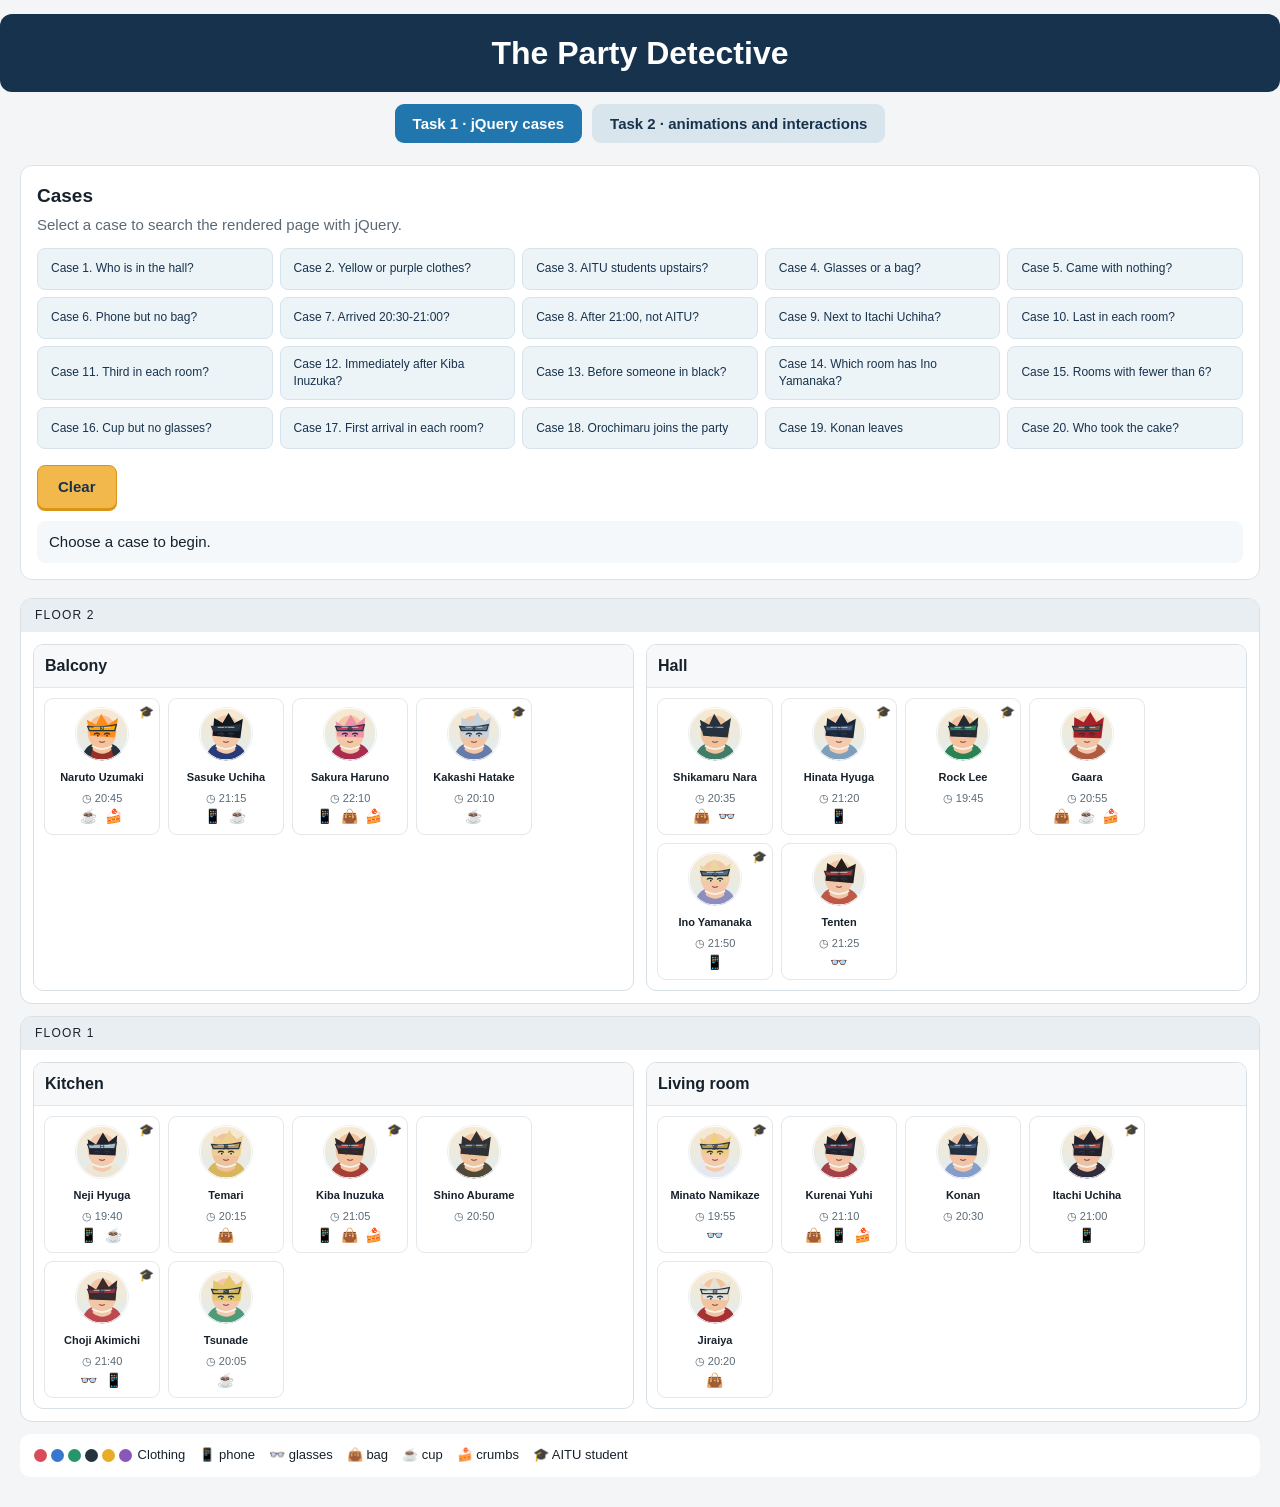
<file: index.html>
<!doctype html>
<html lang="en">
  <head>
    <meta charset="utf-8" />
    <meta name="viewport" content="width=device-width,initial-scale=1" />
    <title>The Party Detective</title>
    <link rel="stylesheet" href="task2/styles.css" />
    <style>
      .site-title {
        max-width: 1440px;
        margin: 14px auto 12px;
        padding: 16px 22px;
        background: #17324d;
        color: white;
        border-radius: 12px;
        text-align: center;
      }
      .site-title h1 {
        margin: 0;
        font-size: 32px;
      }
      .task-switcher {
        display: flex;
        justify-content: center;
        gap: 10px;
        margin: 0 auto 16px;
      }
      .task-switcher button {
        font:
          700 15px Segoe UI,
          Arial,
          sans-serif;
        border: 0;
        border-radius: 9px;
        padding: 11px 18px;
        background: #d9e5ed;
        color: #17324d;
        cursor: pointer;
      }
      .task-switcher button.active {
        background: #2176ae;
        color: white;
      }
      @media (max-width: 800px) {
        .site-title {
          margin: 8px 10px;
        }
        .site-title h1 {
          font-size: 25px;
        }
        .task-switcher {
          gap: 6px;
        }
        .task-switcher button {
          padding: 10px 12px;
          font-size: 13px;
        }
      }
    </style>
    <script>
      window.APP_MODE =
        new URLSearchParams(location.search).get("task") === "task2"
          ? "task2"
          : "task1";
      window.AVATAR_BASE = "assets/avatars/";
    </script>
    <script src="assets/jquery-3.7.1.min.js"></script>
    <script src="task1/data.js"></script>
    <script defer src="task2/app.js"></script>
  </head>
  <body>
    <header class="site-title"><h1>The Party Detective</h1></header>
    <nav class="task-switcher" aria-label="Tasks">
      <button type="button" data-task="task1">Task 1 · jQuery cases</button>
      <button type="button" data-task="task2">
        Task 2 · animations and interactions
      </button>
    </nav>
    <main>
      <section class="controls">
        <h2>Cases</h2>
        <p>Select a case to search the rendered page with jQuery.</p>
        <div id="case-buttons" class="case-buttons"></div>
        <button type="button" id="clear">Clear</button>
        <div id="result" class="result" aria-live="polite">
          Choose a case to begin.
        </div>
      </section>
      <section id="motion-tools" class="motion-tools" hidden>
        <h2>Task 2 controls</h2>
        <p>
          Click a guest card for details. Sort a room, move guests, or spotlight
          a case.
        </p>
      </section>
      <section id="house" aria-label="Party house"></section>
      <footer class="legend">
        <span
          ><i class="dot red"></i><i class="dot blue"></i
          ><i class="dot green"></i><i class="dot black"></i
          ><i class="dot yellow"></i><i class="dot purple"></i> Clothing</span
        ><span>📱 phone</span><span>👓 glasses</span><span>👜 bag</span
        ><span>☕ cup</span><span>🍰 crumbs</span><span>🎓 AITU student</span>
      </footer>
    </main>
    <div id="guest-modal" class="modal" hidden>
      <div class="modal-card">
        <button class="close" aria-label="Close">×</button>
        <div class="modal-content"></div>
      </div>
    </div>
    <script>
      const activeTask = window.APP_MODE;
      document
        .querySelector(`[data-task="${activeTask}"]`)
        .classList.add("active");
      document.querySelectorAll(".task-switcher button").forEach((button) =>
        button.addEventListener("click", () => {
          const next = button.dataset.task;
          if (next !== activeTask) location.search = "?task=" + next;
        }),
      );
    </script>
  </body>
</html>
</file>
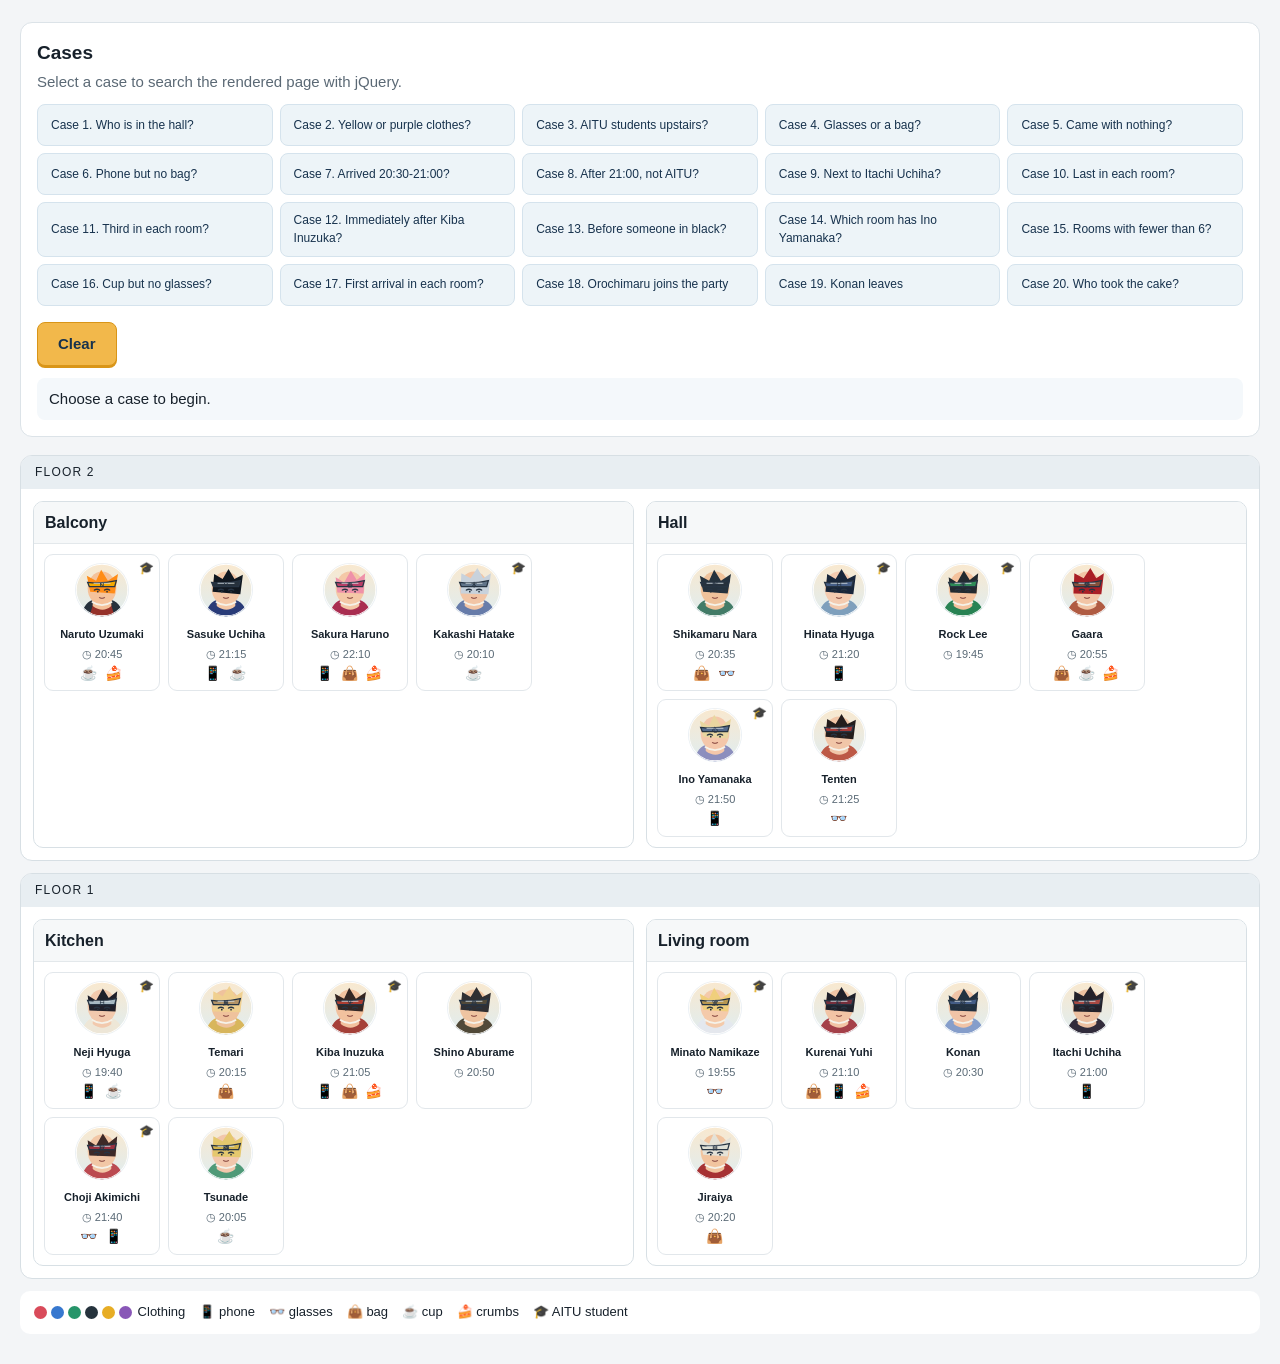
<file: task1/index.html>
<!doctype html>
<html lang="en">
  <head>
    <meta charset="utf-8" />
    <meta name="viewport" content="width=device-width,initial-scale=1" />
    <title>The Party Detective</title>
    <link rel="stylesheet" href="styles.css" />
    <script src="../assets/jquery-3.7.1.min.js"></script>
    <script src="data.js"></script>
    <script defer src="app.js"></script>
  </head>
  <body>
    <main>
      <section class="controls">
        <h2>Cases</h2>
        <p>Select a case to search the rendered page with jQuery.</p>
        <div id="case-buttons" class="case-buttons"></div>
        <button type="button" id="clear">Clear</button>
        <div id="result" class="result" aria-live="polite">
          Choose a case to begin.
        </div>
      </section>
      <section id="motion-tools" class="motion-tools" hidden>
        <h2>Task 2 controls</h2>
        <p>
          Click a guest card for details. Sort a room, move guests, or spotlight
          a case.
        </p>
      </section>
      <section id="house" aria-label="Party house"></section>
      <footer class="legend">
        <span
          ><i class="dot red"></i><i class="dot blue"></i
          ><i class="dot green"></i><i class="dot black"></i
          ><i class="dot yellow"></i><i class="dot purple"></i> Clothing</span
        ><span>📱 phone</span><span>👓 glasses</span><span>👜 bag</span
        ><span>☕ cup</span><span>🍰 crumbs</span><span>🎓 AITU student</span>
      </footer>
    </main>
    <div id="guest-modal" class="modal" hidden>
      <div class="modal-card">
        <button class="close" aria-label="Close">×</button>
        <div class="modal-content"></div>
      </div>
    </div>
    <script>
      window.APP_MODE = "task1";
    </script>
  </body>
</html>
</file>
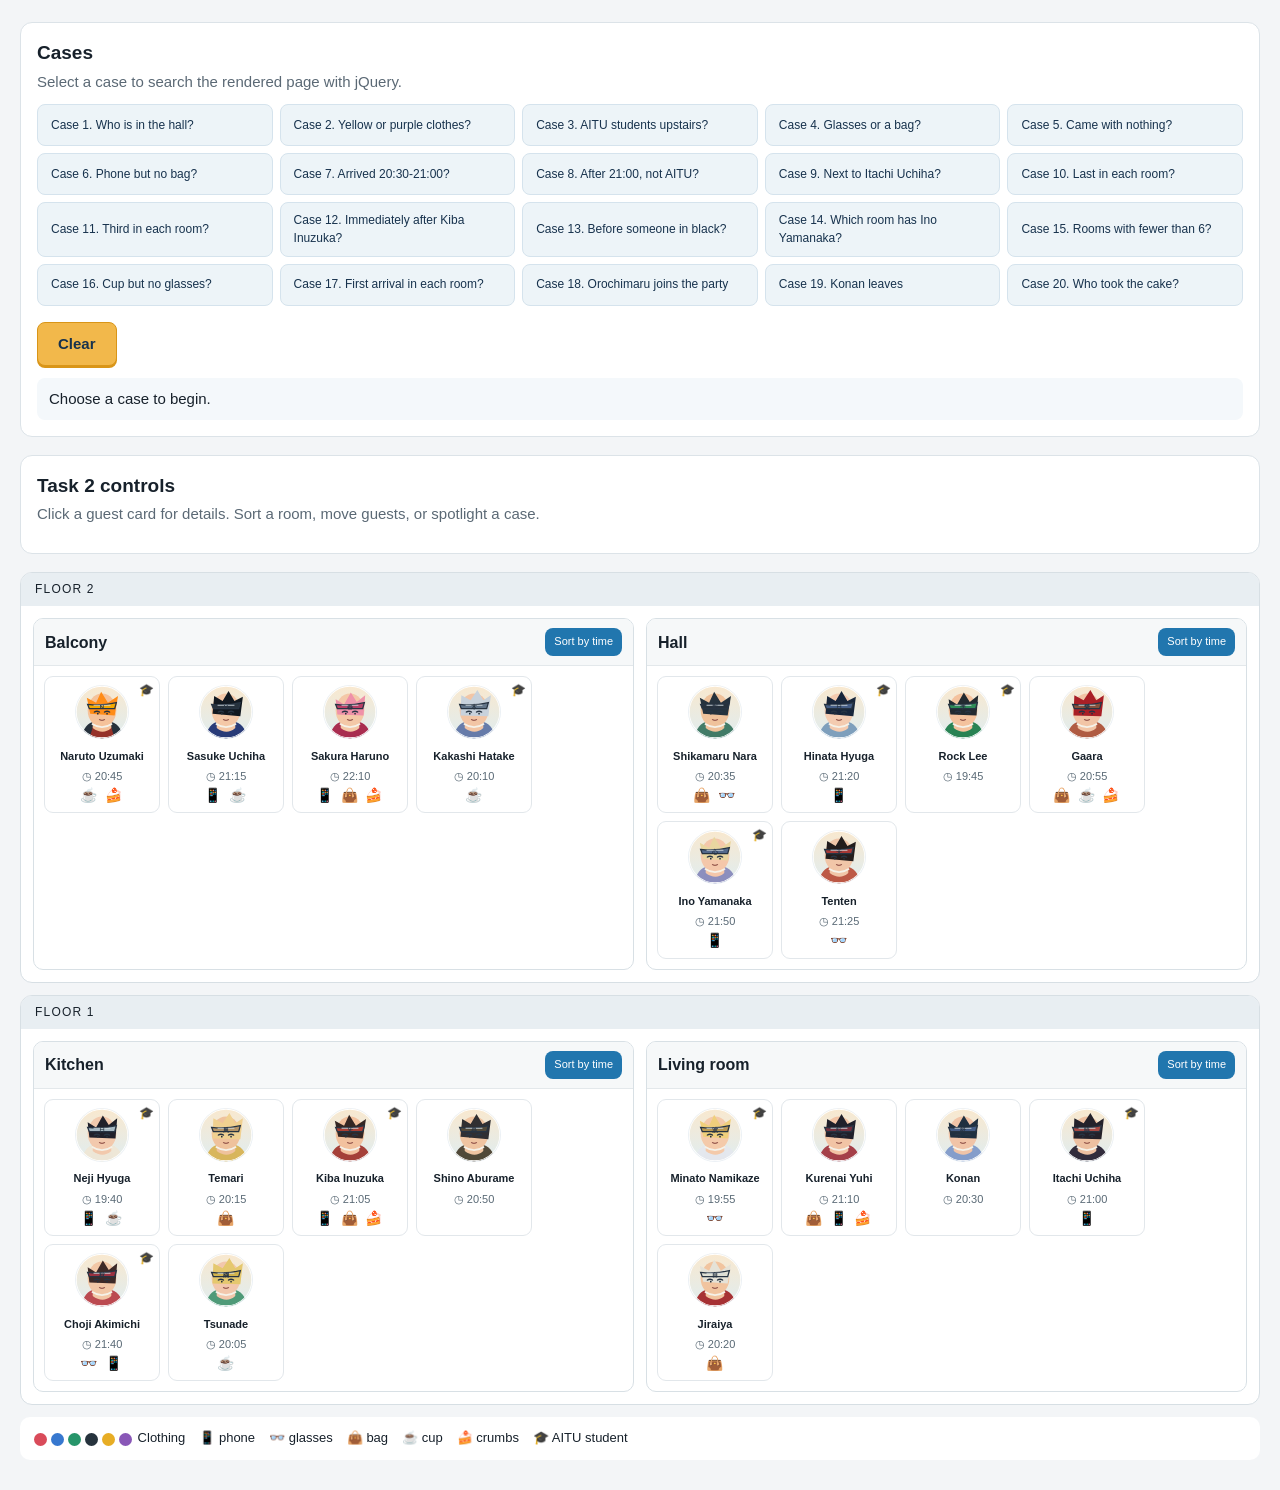
<file: task2/index.html>
<!doctype html>
<html lang="en">
  <head>
    <meta charset="utf-8" />
    <meta name="viewport" content="width=device-width,initial-scale=1" />
    <title>The Party Detective</title>
    <link rel="stylesheet" href="styles.css" />
    <script src="../assets/jquery-3.7.1.min.js"></script>
    <script src="data.js"></script>
    <script defer src="app.js"></script>
  </head>
  <body>
    <main>
      <section class="controls">
        <h2>Cases</h2>
        <p>Select a case to search the rendered page with jQuery.</p>
        <div id="case-buttons" class="case-buttons"></div>
        <button type="button" id="clear">Clear</button>
        <div id="result" class="result" aria-live="polite">
          Choose a case to begin.
        </div>
      </section>
      <section id="motion-tools" class="motion-tools" hidden>
        <h2>Task 2 controls</h2>
        <p>
          Click a guest card for details. Sort a room, move guests, or spotlight
          a case.
        </p>
      </section>
      <section id="house" aria-label="Party house"></section>
      <footer class="legend">
        <span
          ><i class="dot red"></i><i class="dot blue"></i
          ><i class="dot green"></i><i class="dot black"></i
          ><i class="dot yellow"></i><i class="dot purple"></i> Clothing</span
        ><span>📱 phone</span><span>👓 glasses</span><span>👜 bag</span
        ><span>☕ cup</span><span>🍰 crumbs</span><span>🎓 AITU student</span>
      </footer>
    </main>
    <div id="guest-modal" class="modal" hidden>
      <div class="modal-card">
        <button class="close" aria-label="Close">×</button>
        <div class="modal-content"></div>
      </div>
    </div>
    <script>
      window.APP_MODE = "task2";
    </script>
  </body>
</html>
</file>
<file: task2/styles.css>
* {
  box-sizing: border-box;
}
body {
  margin: 0;
  background: #f3f5f7;
  color: #17212b;
  font:
    15px/1.45 Segoe UI,
    Arial,
    sans-serif;
}
.top {
  display: flex;
  justify-content: space-between;
  align-items: center;
  padding: 28px max(24px, calc((100vw - 1320px) / 2));
  background: #17324d;
  color: #fff;
}
.top h1 {
  font-size: 32px;
  margin: 2px 0;
}
.top p {
  margin: 4px 0;
  color: #d3dfeb;
}
.eyebrow {
  font-size: 12px;
  letter-spacing: 0.12em;
  text-transform: uppercase;
}
.header-tools {
  display: flex;
  gap: 8px;
}
button {
  font: inherit;
  cursor: pointer;
  border: 0;
  border-radius: 8px;
  padding: 9px 13px;
  background: #2176ae;
  color: white;
}
button:hover {
  background: #145d8d;
}
#reset {
  background: #e8f0f5;
  color: #17324d;
}
#clear {
  display: block;
  margin: 16px 0 4px;
  padding: 10px 20px;
  background: #f2b84b;
  color: #17324d;
  border: 1px solid #d99518;
  font-weight: 700;
  box-shadow: 0 2px 0 #d99518;
}
#clear:hover {
  background: #e9a92f;
}
main {
  max-width: 1320px;
  margin: 22px auto;
  padding: 0 20px;
}
.controls,
.motion-tools {
  background: white;
  border: 1px solid #dce3e8;
  border-radius: 12px;
  padding: 16px;
  margin-bottom: 18px;
}
.controls h2,
.motion-tools h2 {
  margin: 0 0 3px;
  font-size: 19px;
}
.controls p,
.motion-tools p {
  margin: 4px 0 12px;
  color: #5b6975;
}
.case-buttons {
  display: grid;
  grid-template-columns: repeat(5, minmax(0, 1fr));
  gap: 7px;
}
.case-buttons button {
  font-size: 12px;
  text-align: left;
  min-height: 42px;
  background: #edf4f8;
  color: #17324d;
  border: 1px solid #d5e3ed;
}
.case-buttons button:hover,
.case-buttons button.active {
  background: #2176ae;
  color: white;
}
.result {
  margin-top: 12px;
  padding: 10px 12px;
  background: #f4f8fb;
  border-radius: 8px;
  min-height: 40px;
}
.floor {
  border: 1px solid #d7dfe4;
  background: white;
  margin: 12px 0;
  border-radius: 12px;
  overflow: hidden;
}
.floor-title {
  padding: 8px 14px;
  background: #e8eef2;
  font-size: 12px;
  letter-spacing: 0.1em;
  text-transform: uppercase;
}
.rooms {
  display: grid;
  grid-template-columns: repeat(2, minmax(0, 1fr));
  gap: 12px;
  padding: 12px;
}
.room {
  border: 1px solid #d8e0e5;
  border-radius: 10px;
  min-height: 150px;
  overflow: hidden;
}
.room-head {
  display: flex;
  justify-content: space-between;
  align-items: center;
  background: #f6f8f9;
  padding: 9px 11px;
  border-bottom: 1px solid #e3e8eb;
}
.room-head h3 {
  margin: 0;
  font-size: 16px;
}
.sort-room {
  font-size: 11px;
  padding: 6px 9px;
}
.guest-list {
  display: flex;
  flex-wrap: wrap;
  gap: 8px;
  padding: 10px;
  min-height: 105px;
}
.guest {
  width: 116px;
  position: relative;
  text-align: center;
  background: #fff;
  border: 1px solid #e2e7eb;
  border-radius: 9px;
  padding: 8px 6px 7px;
  cursor: pointer;
}
.guest:hover {
  border-color: #63a6cf;
}
.avatar {
  width: 54px;
  height: 54px;
  border-radius: 50%;
  border: 4px solid var(--ring);
  margin: auto;
  overflow: hidden;
  background: #eaf0f5;
}
.avatar img {
  width: 100%;
  height: 100%;
  object-fit: cover;
}
.guest strong {
  display: block;
  margin-top: 4px;
  font-size: 13px;
}
.guest .time {
  font-size: 11px;
  color: #596975;
}
.items {
  min-height: 20px;
  font-size: 14px;
  letter-spacing: 2px;
}
.badge {
  position: absolute;
  right: 5px;
  top: 5px;
  font-size: 12px;
}
.guest.highlight {
  box-shadow: 0 0 0 3px #f2c14e;
  background: #fffceb;
}
.guest.pale {
  opacity: 0.2;
}
.room.found-room {
  outline: 3px solid #f2c14e;
}
.spotlight {
  opacity: 1;
}
.legend {
  display: flex;
  flex-wrap: wrap;
  gap: 14px;
  background: white;
  padding: 12px;
  border-radius: 10px;
  margin: 12px 0 30px;
  font-size: 13px;
}
.dot {
  display: inline-block;
  width: 13px;
  height: 13px;
  border-radius: 50%;
  margin: 0 2px;
  vertical-align: middle;
}
.red {
  background: #d94b5a;
}
.blue {
  background: #3778cf;
}
.green {
  background: #27956a;
}
.black {
  background: #26333d;
}
.yellow {
  background: #e7ad25;
}
.purple {
  background: #8957b7;
}
.modal {
  position: fixed;
  inset: 0;
  background: #15253677;
  z-index: 20;
  display: grid;
  place-items: center;
}
.modal-card {
  position: relative;
  width: min(440px, 92vw);
  background: white;
  border-radius: 14px;
  padding: 25px;
  box-shadow: 0 16px 55px #0004;
}
.close {
  position: absolute;
  right: 12px;
  top: 12px;
  background: #eaf0f4;
  color: #233;
}
.modal-content {
  text-align: center;
}
.modal-content .avatar {
  width: 90px;
  height: 90px;
}
.move-buttons {
  display: flex;
  flex-wrap: wrap;
  gap: 6px;
  justify-content: center;
  margin-top: 14px;
}
.move-buttons button {
  font-size: 12px;
}
.flying {
  z-index: 30 !important;
  pointer-events: none;
}
.empty-slot {
  width: 116px;
  height: 130px;
  border: 1px dashed #b8c4cc;
  border-radius: 9px;
}
.room.sorting .guest {
  transition: none;
}
@media (max-width: 850px) {
  .case-buttons {
    grid-template-columns: repeat(2, minmax(0, 1fr));
  }
  .rooms {
    grid-template-columns: 1fr;
  }
  .top {
    align-items: flex-start;
    gap: 14px;
    flex-direction: column;
  }
  .guest {
    width: 105px;
  }
}
.flying {
  z-index: 30 !important;
  pointer-events: none;
}
.empty-slot {
  width: 116px;
  height: 130px;
  border: 1px dashed #b8c4cc;
  border-radius: 9px;
}
.modal {
  position: fixed;
  inset: 0;
  background: #15253677;
  z-index: 20;
  display: grid;
  place-items: center;
}
.modal-card {
  position: relative;
  width: min(440px, 92vw);
  background: white;
  border-radius: 14px;
  padding: 25px;
  box-shadow: 0 16px 55px #0004;
}
.close {
  position: absolute;
  right: 12px;
  top: 12px;
  background: #eaf0f4;
  color: #233;
}
.modal-content {
  text-align: center;
}
.modal-content .avatar {
  width: 90px;
  height: 90px;
}
.move-buttons {
  display: flex;
  flex-wrap: wrap;
  gap: 6px;
  justify-content: center;
  margin-top: 14px;
}
.move-buttons button {
  font-size: 12px;
}
.modal[hidden] {
  display: none !important;
}

.modal {
  pointer-events: none;
}
.modal-card {
  pointer-events: auto;
}
.guest strong {
  font-size: 11px;
  line-height: 1.2;
  min-height: 26px;
  display: flex;
  align-items: center;
  justify-content: center;
}
.guest .case-name {
  display: block;
  font-size: 9px;
  line-height: 1.1;
  color: #71808b;
  margin-top: 1px;
  min-height: 10px;
}

.image-credit {
  font-size: 12px;
  color: #60717e;
  margin: 0 4px 24px;
}
.image-credit a {
  color: #17699c;
}
</file>
<file: task1/styles.css>
* {
  box-sizing: border-box;
}
body {
  margin: 0;
  background: #f3f5f7;
  color: #17212b;
  font:
    15px/1.45 Segoe UI,
    Arial,
    sans-serif;
}
.top {
  display: flex;
  justify-content: space-between;
  align-items: center;
  padding: 28px max(24px, calc((100vw - 1320px) / 2));
  background: #17324d;
  color: #fff;
}
.top h1 {
  font-size: 32px;
  margin: 2px 0;
}
.top p {
  margin: 4px 0;
  color: #d3dfeb;
}
.eyebrow {
  font-size: 12px;
  letter-spacing: 0.12em;
  text-transform: uppercase;
}
.header-tools {
  display: flex;
  gap: 8px;
}
button {
  font: inherit;
  cursor: pointer;
  border: 0;
  border-radius: 8px;
  padding: 9px 13px;
  background: #2176ae;
  color: white;
}
button:hover {
  background: #145d8d;
}
#reset {
  background: #e8f0f5;
  color: #17324d;
}
#clear {
  display: block;
  margin: 16px 0 4px;
  padding: 10px 20px;
  background: #f2b84b;
  color: #17324d;
  border: 1px solid #d99518;
  font-weight: 700;
  box-shadow: 0 2px 0 #d99518;
}
#clear:hover {
  background: #e9a92f;
}
main {
  max-width: 1320px;
  margin: 22px auto;
  padding: 0 20px;
}
.controls,
.motion-tools {
  background: white;
  border: 1px solid #dce3e8;
  border-radius: 12px;
  padding: 16px;
  margin-bottom: 18px;
}
.controls h2,
.motion-tools h2 {
  margin: 0 0 3px;
  font-size: 19px;
}
.controls p,
.motion-tools p {
  margin: 4px 0 12px;
  color: #5b6975;
}
.case-buttons {
  display: grid;
  grid-template-columns: repeat(5, minmax(0, 1fr));
  gap: 7px;
}
.case-buttons button {
  font-size: 12px;
  text-align: left;
  min-height: 42px;
  background: #edf4f8;
  color: #17324d;
  border: 1px solid #d5e3ed;
}
.case-buttons button:hover,
.case-buttons button.active {
  background: #2176ae;
  color: white;
}
.result {
  margin-top: 12px;
  padding: 10px 12px;
  background: #f4f8fb;
  border-radius: 8px;
  min-height: 40px;
}
.floor {
  border: 1px solid #d7dfe4;
  background: white;
  margin: 12px 0;
  border-radius: 12px;
  overflow: hidden;
}
.floor-title {
  padding: 8px 14px;
  background: #e8eef2;
  font-size: 12px;
  letter-spacing: 0.1em;
  text-transform: uppercase;
}
.rooms {
  display: grid;
  grid-template-columns: repeat(2, minmax(0, 1fr));
  gap: 12px;
  padding: 12px;
}
.room {
  border: 1px solid #d8e0e5;
  border-radius: 10px;
  min-height: 150px;
  overflow: hidden;
}
.room-head {
  display: flex;
  justify-content: space-between;
  align-items: center;
  background: #f6f8f9;
  padding: 9px 11px;
  border-bottom: 1px solid #e3e8eb;
}
.room-head h3 {
  margin: 0;
  font-size: 16px;
}
.sort-room {
  font-size: 11px;
  padding: 6px 9px;
}
.guest-list {
  display: flex;
  flex-wrap: wrap;
  gap: 8px;
  padding: 10px;
  min-height: 105px;
}
.guest {
  width: 116px;
  position: relative;
  text-align: center;
  background: #fff;
  border: 1px solid #e2e7eb;
  border-radius: 9px;
  padding: 8px 6px 7px;
  cursor: pointer;
}
.guest:hover {
  border-color: #63a6cf;
}
.avatar {
  width: 54px;
  height: 54px;
  border-radius: 50%;
  border: 4px solid var(--ring);
  margin: auto;
  overflow: hidden;
  background: #eaf0f5;
}
.avatar img {
  width: 100%;
  height: 100%;
  object-fit: cover;
}
.guest strong {
  display: block;
  margin-top: 4px;
  font-size: 13px;
}
.guest .time {
  font-size: 11px;
  color: #596975;
}
.items {
  min-height: 20px;
  font-size: 14px;
  letter-spacing: 2px;
}
.badge {
  position: absolute;
  right: 5px;
  top: 5px;
  font-size: 12px;
}
.guest.highlight {
  box-shadow: 0 0 0 3px #f2c14e;
  background: #fffceb;
}
.guest.pale {
  opacity: 0.2;
}
.room.found-room {
  outline: 3px solid #f2c14e;
}
.spotlight {
  opacity: 1;
}
.legend {
  display: flex;
  flex-wrap: wrap;
  gap: 14px;
  background: white;
  padding: 12px;
  border-radius: 10px;
  margin: 12px 0 30px;
  font-size: 13px;
}
.dot {
  display: inline-block;
  width: 13px;
  height: 13px;
  border-radius: 50%;
  margin: 0 2px;
  vertical-align: middle;
}
.red {
  background: #d94b5a;
}
.blue {
  background: #3778cf;
}
.green {
  background: #27956a;
}
.black {
  background: #26333d;
}
.yellow {
  background: #e7ad25;
}
.purple {
  background: #8957b7;
}
.modal {
  position: fixed;
  inset: 0;
  background: #15253677;
  z-index: 20;
  display: grid;
  place-items: center;
}
.modal-card {
  position: relative;
  width: min(440px, 92vw);
  background: white;
  border-radius: 14px;
  padding: 25px;
  box-shadow: 0 16px 55px #0004;
}
.close {
  position: absolute;
  right: 12px;
  top: 12px;
  background: #eaf0f4;
  color: #233;
}
.modal-content {
  text-align: center;
}
.modal-content .avatar {
  width: 90px;
  height: 90px;
}
.move-buttons {
  display: flex;
  flex-wrap: wrap;
  gap: 6px;
  justify-content: center;
  margin-top: 14px;
}
.move-buttons button {
  font-size: 12px;
}
.flying {
  z-index: 30 !important;
  pointer-events: none;
}
.empty-slot {
  width: 116px;
  height: 130px;
  border: 1px dashed #b8c4cc;
  border-radius: 9px;
}
.room.sorting .guest {
  transition: none;
}
@media (max-width: 850px) {
  .case-buttons {
    grid-template-columns: repeat(2, minmax(0, 1fr));
  }
  .rooms {
    grid-template-columns: 1fr;
  }
  .top {
    align-items: flex-start;
    gap: 14px;
    flex-direction: column;
  }
  .guest {
    width: 105px;
  }
}
.flying {
  z-index: 30 !important;
  pointer-events: none;
}
.empty-slot {
  width: 116px;
  height: 130px;
  border: 1px dashed #b8c4cc;
  border-radius: 9px;
}
.modal {
  position: fixed;
  inset: 0;
  background: #15253677;
  z-index: 20;
  display: grid;
  place-items: center;
}
.modal-card {
  position: relative;
  width: min(440px, 92vw);
  background: white;
  border-radius: 14px;
  padding: 25px;
  box-shadow: 0 16px 55px #0004;
}
.close {
  position: absolute;
  right: 12px;
  top: 12px;
  background: #eaf0f4;
  color: #233;
}
.modal-content {
  text-align: center;
}
.modal-content .avatar {
  width: 90px;
  height: 90px;
}
.move-buttons {
  display: flex;
  flex-wrap: wrap;
  gap: 6px;
  justify-content: center;
  margin-top: 14px;
}
.move-buttons button {
  font-size: 12px;
}
.modal[hidden] {
  display: none !important;
}

.modal {
  pointer-events: none;
}
.modal-card {
  pointer-events: auto;
}
.guest strong {
  font-size: 11px;
  line-height: 1.2;
  min-height: 26px;
  display: flex;
  align-items: center;
  justify-content: center;
}
.guest .case-name {
  display: block;
  font-size: 9px;
  line-height: 1.1;
  color: #71808b;
  margin-top: 1px;
  min-height: 10px;
}

.image-credit {
  font-size: 12px;
  color: #60717e;
  margin: 0 4px 24px;
}
.image-credit a {
  color: #17699c;
}
</file>
